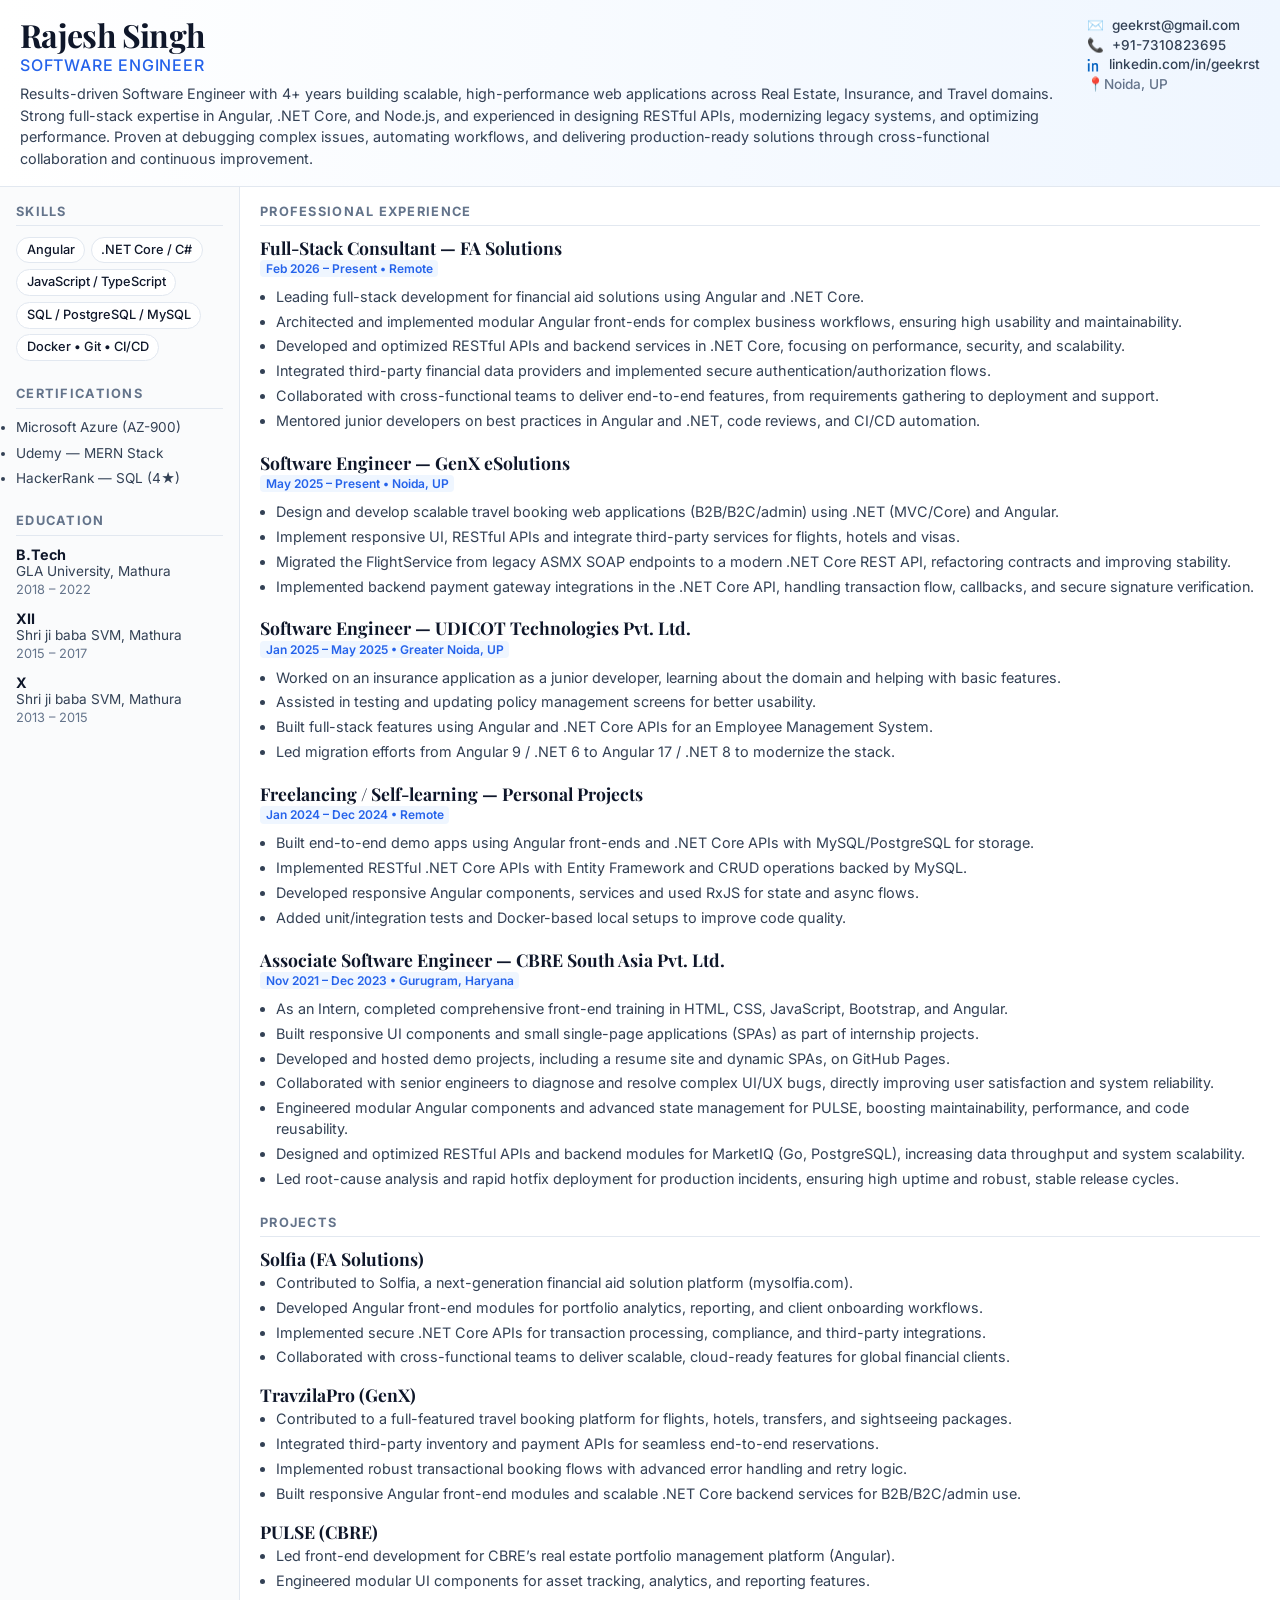
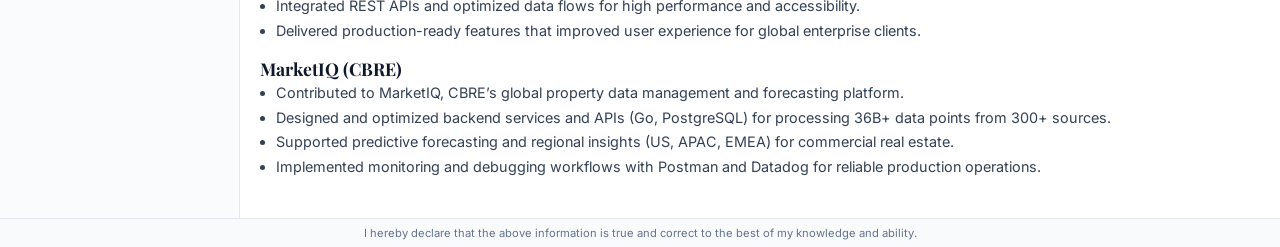
<file: index.html>
<!DOCTYPE html>
<html lang="en">

<head>
  <meta charset="UTF-8" />
  <meta name="viewport" content="width=device-width, initial-scale=1.0" />
  <meta name="description"
    content="Rajesh Singh — Associate Software Engineer. Full-stack developer experienced with Angular, .NET Core, Node.js; skilled in building scalable web applications." />
  <title>RAJESH SINGH</title>
  <link rel="preconnect" href="https://fonts.googleapis.com">
  <link rel="preconnect" href="https://fonts.gstatic.com" crossorigin>
  <link
    href="https://fonts.googleapis.com/css2?family=Inter:wght@300;400;500;600;700&family=Playfair+Display:wght@400;700&display=swap"
    rel="stylesheet">
  <link rel="stylesheet" href="style.css" />
</head>

<body>
  <!-- ATS-friendly plain-text copy: keeps all data in simple text for resume parsers -->
  <div class="ats-copy" aria-hidden="false">
    <pre>
Rajesh Singh
Associate Software Engineer
Contact: geekrst@gmail.com | +91-7310823695
Location: Sector 17A, Gurgaon, Haryana, 122001
LinkedIn: https://www.linkedin.com/in/geekrst/

Summary:
SDE with 4+ years of experience across Real Estate, Insurance, and Tech Travel domains. Proficient in full-stack development, with hands-on expertise in Angular, .NET Core, and Node.js. Adept at building scalable, high-performance applications, debugging and optimizing existing systems, and integrating modern technologies to enhance functionality and user experience.

Experience:
Software Engineer — GenX eSolutions | May 2025 - Present | Noida, Uttar Pradesh
- Developing travel products for B2B, B2C, and admin portals; services include flights, hotels, visas, and packages.
- Developing scalable Tech Travel web applications using .NET (MVC/Core) and Angular; robust backend and responsive UI.

Software Engineer — UDICOT TECHNOLOGIES PVT. LTD. | Jan 2025 - May 2025 | Greater Noida, Uttar Pradesh
- Full-stack development in Angular and .NET Core API; built Employee Management system.
- Migrated legacy project from Angular 9 & .NET 6 to Angular 17 & .NET 8.
- Contributed to insurance project MMIPIERIAN.

Trainee Software Engineer — UDICOT TECHNOLOGIES PVT. LTD. | Jan 2025 - May 2025 | Greater Noida, Uttar Pradesh
- Full-stack development in Angular and .NET Core API; built Employee Management system.
- Migrated legacy project from Angular 9 & .NET 6 to Angular 17 & .NET 8.

Associate Software Engineer — CBRE SOUTH ASIA PVT. LTD. | May 2022 - Dec 2023 | Gurugram, Haryana
- Deployed as Front-End Developer on CBRE’s PULSE project, creating new UIs using Angular.
- Debugged code to fix vulnerabilities and delivered hotfixes.
- Self-learned Node.js and Express.js for backend development.
- Contributed to MarketIQ project by developing APIs and resolving backend issues using Postman.

Intern — CBRE SOUTH ASIA PVT. LTD. | Nov 2021 - May 2022 | Gurugram, Haryana
- Completed front-end web development training (HTML, CSS, JavaScript, Bootstrap, Angular).
- Developed and hosted responsive projects, including a resume site and dynamic SPAs, on GitHub Pages.

Education:
Bachelor of Technology — GLA University, Mathura | 08/2018 - 05/2022
Intermediate — Shri ji baba SVM, Mathura | 04/2015 - 03/2017
High School — Shri ji baba SVM, Mathura | 04/2013 - 03/2015

Skills & Languages:
Languages: HTML, CSS, JavaScript, C#, Python, SQL
Frameworks/Systems: Angular, DotNet Core, Node.js, Express.js, Bootstrap
Tools/IDE: Visual Studio Code, Visual Studio, SSMS, PyCharm, Git & GitHub, Postman, JIRA, DBeaver, GraphQL, Docker, Figma
Databases: MySQL, PostgreSQL
AI: Experience with ChatGPT and Prompt Engineering.

Projects:
PULSE (CBRE): UI development for real estate portfolio management (Angular).
MarketIQ (MIQ): Backend/API work with Node.js and PostgreSQL; used Postman and Datadog.

Certificates:
Microsoft Azure (AZ-900); Udemy MERN Stack; HackerRank 4-star in SQL

Languages Spoken: Hindi, English

Strengths and Traits:
- Logical thinking and quick decision-making ability.
- Fast learner; adapts to new technologies easily.
- Excellent communication skills.

Declaration:
I hereby declare that the above information is true and correct to the best of my knowledge and ability.
    </pre>
  </div>

  <div class="resume">
    <header class="top">
      <div class="identity">
        <h1>Rajesh Singh</h1>
        <p class="title">Software Engineer</p>
        <p class="summary">Results-driven Software Engineer with 4+ years building scalable, high-performance web
          applications across Real Estate, Insurance, and Travel domains. Strong full-stack expertise in Angular, .NET
          Core, and Node.js, and experienced in designing RESTful APIs, modernizing legacy systems, and optimizing
          performance. Proven at debugging complex issues, automating workflows, and delivering production-ready
          solutions through cross-functional collaboration and continuous improvement.</p>
      </div>
      <div class="contact" aria-label="Contact information">
        <p class="contact-row">
          <a class="contact-link" href="mailto:geekrst@gmail.com">
            <span class="contact-icon" aria-hidden="true">✉️</span>
            <span class="contact-text">geekrst@gmail.com</span>
          </a>
          <a class="contact-link" href="tel:+917310823695">
            <span class="contact-icon" aria-hidden="true">📞</span>
            <span class="contact-text">+91-7310823695</span>
          </a>
          <a class="contact-link linkedin" href="https://www.linkedin.com/in/geekrst/" target="_blank"
            rel="noopener noreferrer">
            <svg aria-hidden="true" width="14" height="14" viewBox="0 0 24 24" fill="none"
              xmlns="http://www.w3.org/2000/svg" class="linkedin-icon">
              <path
                d="M4.98 3.5C4.98 4.6 4.12 5.5 2.99 5.5 1.86 5.5 1 4.6 1 3.5 1 2.4 1.86 1.5 2.99 1.5 4.12 1.5 4.98 2.4 4.98 3.5ZM1.5 8.99H4.5V23H1.5V8.99ZM8.5 8.99H11.25V10.32H11.31C11.78 9.5 13.06 8.58 14.87 8.58 18.7 8.58 19 11.12 19 14.06V23H16V14.96C16 13.36 15.98 11.33 13.75 11.33 11.5 11.33 11.16 13.04 11.16 14.86V23H8.5V8.99Z"
                fill="#0A66C2" />
            </svg>
            <span class="contact-text">linkedin.com/in/geekrst</span>
          </a>
          <span class="location">📍Noida, UP</span>
        </p>
      </div>
    </header>

    <main class="content">
      <aside class="leftCol">
        <section class="block skills">
          <h2>Skills</h2>
          <ul class="skill-list">
            <li>Angular</li>
            <li>.NET Core / C#</li>
            <!-- <li>Node.js & Express</li> -->
            <li>JavaScript / TypeScript</li>
            <li>SQL / PostgreSQL / MySQL</li>
            <li>Docker • Git • CI/CD</li>
          </ul>
        </section>

        <section class="block certs">
          <h2>Certifications</h2>
          <ul>
            <li>Microsoft Azure (AZ-900)</li>
            <li>Udemy — MERN Stack</li>
            <li>HackerRank — SQL (4★)</li>
          </ul>
        </section>

        <section class="block education">
          <h2>Education</h2>
          <div class="edu-item">
            <div class="edu-main">
              <p class="degree">B.Tech</p>
              <p class="inst">GLA University, Mathura</p>
            </div>
            <p class="edu-year">2018 – 2022</p>
          </div>

          <div class="edu-item">
            <div class="edu-main">
              <p class="degree">XII</p>
              <p class="inst">Shri ji baba SVM, Mathura</p>
            </div>
            <p class="edu-year">2015 – 2017</p>
          </div>

          <div class="edu-item">
            <div class="edu-main">
              <p class="degree">X</p>
              <p class="inst">Shri ji baba SVM, Mathura</p>
            </div>
            <p class="edu-year">2013 – 2015</p>
          </div>
        </section>
      </aside>

      <section class="rightCol">
        <section class="block experience">
          <h2>Professional Experience</h2>

          <div class="job">
            <h3>Full-Stack Consultant — FA Solutions</h3>
            <p class="meta">Feb 2026 – Present • Remote</p>
            <ul>
              <li>Leading full-stack development for financial aid solutions using Angular and .NET Core.</li>
              <li>Architected and implemented modular Angular front-ends for complex business workflows, ensuring high usability and maintainability.</li>
              <li>Developed and optimized RESTful APIs and backend services in .NET Core, focusing on performance, security, and scalability.</li>
              <li>Integrated third-party financial data providers and implemented secure authentication/authorization flows.</li>
              <li>Collaborated with cross-functional teams to deliver end-to-end features, from requirements gathering to deployment and support.</li>
              <li>Mentored junior developers on best practices in Angular and .NET, code reviews, and CI/CD automation.</li>
            </ul>
          </div>

          <div class="job">
            <h3>Software Engineer — GenX eSolutions</h3>
            <p class="meta">May 2025 – Present • Noida, UP</p>
            <ul>
              <li>Design and develop scalable travel booking web applications (B2B/B2C/admin) using .NET (MVC/Core) and
                Angular.</li>
              <li>Implement responsive UI, RESTful APIs and integrate third-party services for flights, hotels and
                visas.</li>
              <li>Migrated the FlightService from legacy ASMX SOAP endpoints to a modern .NET Core REST API, refactoring
                contracts and improving stability.</li>
              <li>Implemented backend payment gateway integrations in the .NET Core API, handling transaction flow,
                callbacks, and secure signature verification.</li>
            </ul>
          </div>
          <div class="job">
            <h3>Software Engineer — UDICOT Technologies Pvt. Ltd.</h3>
            <p class="meta">Jan 2025 – May 2025 • Greater Noida, UP</p>
            <ul>
              <li>Worked on an insurance application as a junior developer, learning about the domain and helping with basic features.</li>
              <li>Assisted in testing and updating policy management screens for better usability.</li>
              <li>Built full-stack features using Angular and .NET Core APIs for an Employee Management System.</li>
              <li>Led migration efforts from Angular 9 / .NET 6 to Angular 17 / .NET 8 to modernize the stack.</li>
            </ul>
          </div>

          <div class="job">
            <h3>Freelancing / Self-learning — Personal Projects</h3>
            <p class="meta">Jan 2024 – Dec 2024 • Remote</p>
            <ul>
              <li>Built end-to-end demo apps using Angular front-ends and .NET Core APIs with MySQL/PostgreSQL for
                storage.</li>
              <li>Implemented RESTful .NET Core APIs with Entity Framework and CRUD operations backed by MySQL.</li>
              <li>Developed responsive Angular components, services and used RxJS for state and async flows.</li>
              <li>Added unit/integration tests and Docker-based local setups to improve code quality.</li>
            </ul>
          </div>

          <div class="job">
            <h3>Associate Software Engineer — CBRE South Asia Pvt. Ltd.</h3>
            <p class="meta">Nov 2021 – Dec 2023 • Gurugram, Haryana</p>
            <ul>
              <li>As an Intern, completed comprehensive front-end training in HTML, CSS, JavaScript, Bootstrap, and Angular.</li>
              <li>Built responsive UI components and small single-page applications (SPAs) as part of internship projects.</li>
              <li>Developed and hosted demo projects, including a resume site and dynamic SPAs, on GitHub Pages.</li>
              <li>Collaborated with senior engineers to diagnose and resolve complex UI/UX bugs, directly improving user satisfaction and system reliability.</li>
              <li>Engineered modular Angular components and advanced state management for PULSE, boosting maintainability, performance, and code reusability.</li>
              <li>Designed and optimized RESTful APIs and backend modules for MarketIQ (Go, PostgreSQL), increasing data throughput and system scalability.</li>
              <li>Led root-cause analysis and rapid hotfix deployment for production incidents, ensuring high uptime and robust, stable release cycles.</li>
            </ul>
          </div>

        </section>

        <section class="block projects">
          <h2>Projects</h2>
          <h4>Solfia (FA Solutions)</h4>
          <ul>
            <li>Contributed to Solfia, a next-generation financial aid solution platform (mysolfia.com).</li>
            <li>Developed Angular front-end modules for portfolio analytics, reporting, and client onboarding workflows.</li>
            <li>Implemented secure .NET Core APIs for transaction processing, compliance, and third-party integrations.</li>
            <li>Collaborated with cross-functional teams to deliver scalable, cloud-ready features for global financial clients.</li>
          </ul>
          <h4>TravzilaPro (GenX)</h4>
          <ul>
            <li>Contributed to a full-featured travel booking platform for flights, hotels, transfers, and sightseeing packages.</li>
            <li>Integrated third-party inventory and payment APIs for seamless end-to-end reservations.</li>
            <li>Implemented robust transactional booking flows with advanced error handling and retry logic.</li>
            <li>Built responsive Angular front-end modules and scalable .NET Core backend services for B2B/B2C/admin use.</li>
          </ul>

          <h4>PULSE (CBRE)</h4>
          <ul>
            <li>Led front-end development for CBRE’s real estate portfolio management platform (Angular).</li>
            <li>Engineered modular UI components for asset tracking, analytics, and reporting features.</li>
            <li>Integrated REST APIs and optimized data flows for high performance and accessibility.</li>
            <li>Delivered production-ready features that improved user experience for global enterprise clients.</li>
          </ul>

          <h4>MarketIQ (CBRE)</h4>
          <ul>
            <li>Contributed to MarketIQ, CBRE’s global property data management and forecasting platform.</li>
            <li>Designed and optimized backend services and APIs (Go, PostgreSQL) for processing 36B+ data points from 300+ sources.</li>
            <li>Supported predictive forecasting and regional insights (US, APAC, EMEA) for commercial real estate.</li>
            <li>Implemented monitoring and debugging workflows with Postman and Datadog for reliable production operations.</li>
          </ul>
        </section>

      </section>
    </main>

    <footer class="footer-note">
      <p>I hereby declare that the above information is true and correct to the best of my knowledge and ability.</p>
    </footer>
  </div>
</body>

</html>
</file>
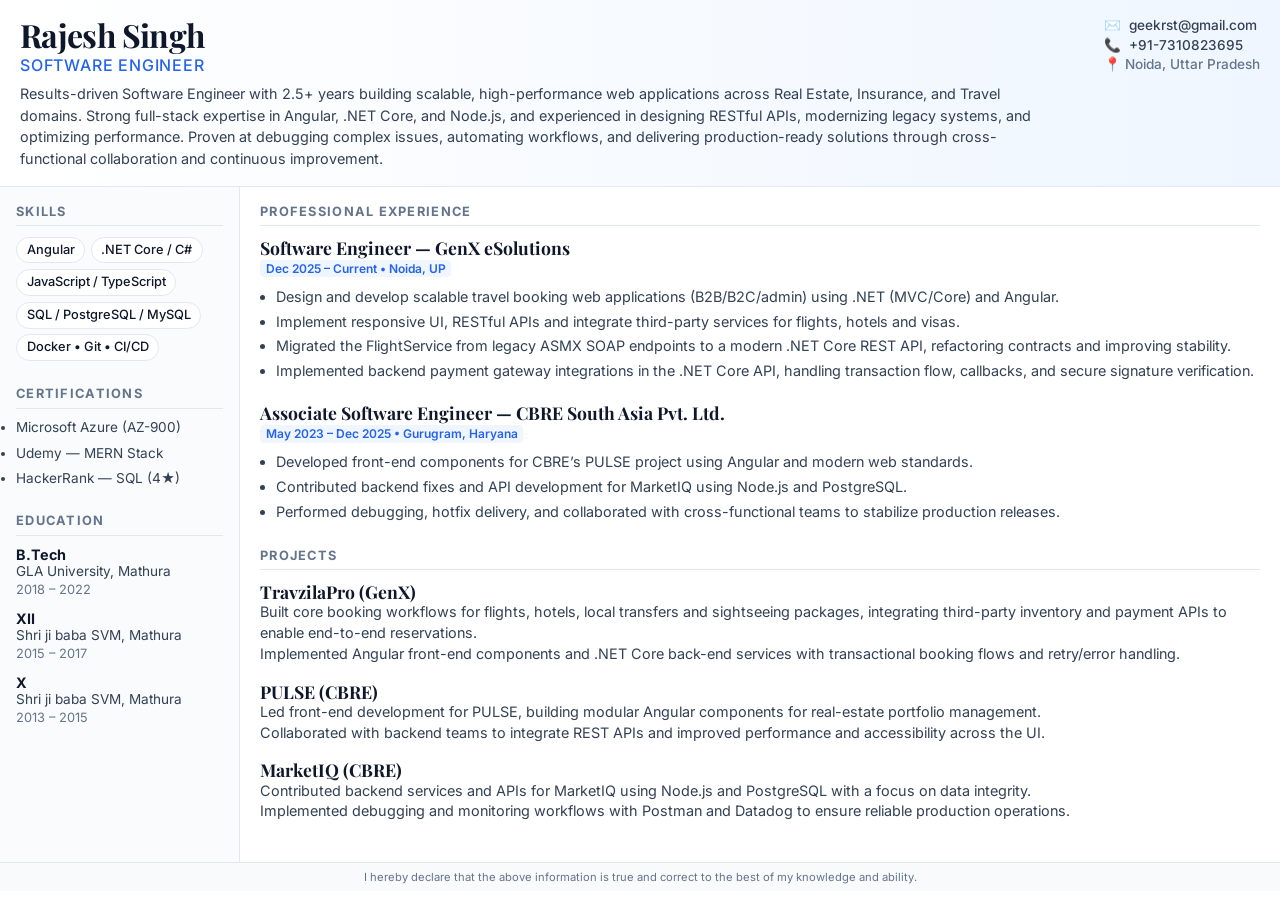
<file: resume_fas.html>
<!DOCTYPE html>
<html lang="en">
<head>
  <meta charset="UTF-8" />
  <meta name="viewport" content="width=device-width, initial-scale=1.0" />
  <meta name="description"
    content="Rajesh Singh — Software Engineer. Full-stack developer experienced with Angular, .NET Core, Node.js; skilled in building scalable web applications." />
  <title>RAJESH SINGH</title>
  <link rel="preconnect" href="https://fonts.googleapis.com">
  <link rel="preconnect" href="https://fonts.gstatic.com" crossorigin>
  <link
    href="https://fonts.googleapis.com/css2?family=Inter:wght@300;400;500;600;700&family=Playfair+Display:wght@400;700&display=swap"
    rel="stylesheet">
  <link rel="stylesheet" href="style.css" />
</head>
<body>
  <!-- ATS-friendly plain-text copy: keeps all data in simple text for resume parsers -->
  <div class="ats-copy" aria-hidden="false">
    <pre>
  Rajesh Singh
  Software Engineer
  Contact: geekrst@gmail.com | +91-7310823695
  Location: Sector 17A, Gurgaon, Haryana, 122001
  LinkedIn: https://www.linkedin.com/in/geekrst/

  Summary:
  SDE with 2 to 2.5 years of experience across Real Estate and Tech Travel domains. Proficient in full-stack development, with hands-on expertise in Angular, .NET Core, and Node.js. Adept at building scalable, high-performance applications, debugging and optimizing existing systems, and integrating modern technologies to enhance functionality and user experience.

  Experience:
  Software Engineer — GenX eSolutions | May 2025 - Present | Noida, Uttar Pradesh
  - Developing travel products for B2B, B2C, and admin portals; services include flights, hotels, visas, and packages.
  - Developing scalable Tech Travel web applications using .NET (MVC/Core) and Angular; robust backend and responsive UI.

  Associate Software Engineer — CBRE SOUTH ASIA PVT. LTD. | May 2022 - Dec 2023 | Gurugram, Haryana
  - Deployed as Front-End Developer on CBRE’s PULSE project, creating new UIs using Angular.
  - Debugged code to fix vulnerabilities and delivered hotfixes.
  - Self-learned Node.js and Express.js for backend development.
  - Contributed to MarketIQ project by developing APIs and resolving backend issues using Postman.

  Education:
  Bachelor of Technology — GLA University, Mathura | 08/2018 - 05/2022
  Intermediate — Shri ji baba SVM, Mathura | 04/2015 - 03/2017
  High School — Shri ji baba SVM, Mathura | 04/2013 - 03/2015

  Skills & Languages:
  Languages: HTML, CSS, JavaScript, C#, Python, SQL
  Frameworks/Systems: Angular, DotNet Core, Node.js, Express.js, Bootstrap
  Tools/IDE: Visual Studio Code, Visual Studio, SSMS, PyCharm, Git & GitHub, Postman, JIRA, DBeaver, GraphQL, Docker, Figma
  Databases: MySQL, PostgreSQL
  AI: Experience with ChatGPT and Prompt Engineering.

  Projects:
  TravzilaPro (GenX): Built core booking workflows for flights, hotels, local transfers and sightseeing packages, integrating third-party inventory and payment APIs to enable end-to-end reservations. Implemented Angular front-end components and .NET Core back-end services with transactional booking flows and retry/error handling.
  PULSE (CBRE): UI development for real estate portfolio management (Angular). Collaborated with backend teams to integrate REST APIs and improved performance and accessibility across the UI.
  MarketIQ (CBRE): Backend/API work with Node.js and PostgreSQL; used Postman and Datadog.

  Certificates:
  Microsoft Azure (AZ-900); Udemy MERN Stack; HackerRank 4-star in SQL

  Languages Spoken: Hindi, English

  Strengths and Traits:
  - Logical thinking and quick decision-making ability.
  - Fast learner; adapts to new technologies easily.
  - Excellent communication skills.

  Declaration:
  I hereby declare that the above information is true and correct to the best of my knowledge and ability.
    </pre>
  </div>
  <div class="resume">
    <header class="top">
      <div class="identity">
        <h1>Rajesh Singh</h1>
        <p class="title">Software Engineer</p>
        <p class="summary">Results-driven Software Engineer with 2.5+ years building scalable, high-performance web applications across Real Estate, Insurance, and Travel domains. Strong full-stack expertise in Angular, .NET Core, and Node.js, and experienced in designing RESTful APIs, modernizing legacy systems, and optimizing performance. Proven at debugging complex issues, automating workflows, and delivering production-ready solutions through cross-functional collaboration and continuous improvement.</p>
      </div>
      <div class="contact" aria-label="Contact information">
        <p class="contact-row">
          <a class="contact-link" href="mailto:geekrst@gmail.com">
            <span class="contact-icon" aria-hidden="true">✉️</span>
            <span class="contact-text">geekrst@gmail.com</span>
          </a>
          <a class="contact-link" href="tel:+917310823695">
            <span class="contact-icon" aria-hidden="true">📞</span>
            <span class="contact-text">+91-7310823695</span>
          </a>
          <!-- <a class="contact-link linkedin" href="https://www.linkedin.com/in/geekrst/" target="_blank" rel="noopener noreferrer">
            <svg aria-hidden="true" width="14" height="14" viewBox="0 0 24 24" fill="none" xmlns="http://www.w3.org/2000/svg" class="linkedin-icon">
              <path d="M4.98 3.5C4.98 4.6 4.12 5.5 2.99 5.5 1.86 5.5 1 4.6 1 3.5 1 2.4 1.86 1.5 2.99 1.5 4.12 1.5 4.98 2.4 4.98 3.5ZM1.5 8.99H4.5V23H1.5V8.99ZM8.5 8.99H11.25V10.32H11.31C11.78 9.5 13.06 8.58 14.87 8.58 18.7 8.58 19 11.12 19 14.06V23H16V14.96C16 13.36 15.98 11.33 13.75 11.33 11.5 11.33 11.16 13.04 11.16 14.86V23H8.5V8.99Z" fill="#0A66C2" />
            </svg>
            <span class="contact-text">linkedin.com/in/geekrst</span>
          </a> -->
          <span class="location">📍 Noida, Uttar Pradesh</span>
        </p>
      </div>
    </header>
    <main class="content">
      <aside class="leftCol">
        <section class="block skills">
          <h2>Skills</h2>
          <ul class="skill-list">
            <li>Angular</li>
            <li>.NET Core / C#</li>
            <li>JavaScript / TypeScript</li>
            <li>SQL / PostgreSQL / MySQL</li>
            <li>Docker • Git • CI/CD</li>
          </ul>
        </section>
        <section class="block certs">
          <h2>Certifications</h2>
          <ul>
            <li>Microsoft Azure (AZ-900)</li>
            <li>Udemy — MERN Stack</li>
            <li>HackerRank — SQL (4★)</li>
          </ul>
        </section>
        <section class="block education">
          <h2>Education</h2>
          <div class="edu-item">
            <div class="edu-main">
              <p class="degree">B.Tech</p>
              <p class="inst">GLA University, Mathura</p>
            </div>
            <p class="edu-year">2018 – 2022</p>
          </div>
          <div class="edu-item">
            <div class="edu-main">
              <p class="degree">XII</p>
              <p class="inst">Shri ji baba SVM, Mathura</p>
            </div>
            <p class="edu-year">2015 – 2017</p>
          </div>
          <div class="edu-item">
            <div class="edu-main">
              <p class="degree">X</p>
              <p class="inst">Shri ji baba SVM, Mathura</p>
            </div>
            <p class="edu-year">2013 – 2015</p>
          </div>
        </section>
      </aside>
      <section class="rightCol">
        <section class="block experience">
          <h2>Professional Experience</h2>
          <div class="job">
            <h3>Software Engineer — GenX eSolutions</h3>
            <p class="meta">Dec 2025 – Current • Noida, UP</p>
            <ul>
              <li>Design and develop scalable travel booking web applications (B2B/B2C/admin) using .NET (MVC/Core) and Angular.</li>
              <li>Implement responsive UI, RESTful APIs and integrate third-party services for flights, hotels and visas.</li>
              <li>Migrated the FlightService from legacy ASMX SOAP endpoints to a modern .NET Core REST API, refactoring contracts and improving stability.</li>
              <li>Implemented backend payment gateway integrations in the .NET Core API, handling transaction flow, callbacks, and secure signature verification.</li>
            </ul>
          </div>
          <div class="job">
            <h3>Associate Software Engineer — CBRE South Asia Pvt. Ltd.</h3>
            <p class="meta">May 2023 – Dec 2025 • Gurugram, Haryana</p>
            <ul>
              <li>Developed front-end components for CBRE’s PULSE project using Angular and modern web standards.</li>
              <li>Contributed backend fixes and API development for MarketIQ using Node.js and PostgreSQL.</li>
              <li>Performed debugging, hotfix delivery, and collaborated with cross-functional teams to stabilize production releases.</li>
            </ul>
          </div>
        </section>
        <section class="block projects">
          <h2>Projects</h2>
          <h4>TravzilaPro (GenX)</h4>
          <p>Built core booking workflows for flights, hotels, local transfers and sightseeing packages, integrating third-party inventory and payment APIs to enable end-to-end reservations.</p>
          <p>Implemented Angular front-end components and .NET Core back-end services with transactional booking flows and retry/error handling.</p>
          <h4>PULSE (CBRE)</h4>
          <p>Led front-end development for PULSE, building modular Angular components for real-estate portfolio management.</p>
          <p>Collaborated with backend teams to integrate REST APIs and improved performance and accessibility across the UI.</p>
          <h4>MarketIQ (CBRE)</h4>
          <p>Contributed backend services and APIs for MarketIQ using Node.js and PostgreSQL with a focus on data integrity.</p>
          <p>Implemented debugging and monitoring workflows with Postman and Datadog to ensure reliable production operations.</p>
        </section>
      </section>
    </main>
    <footer class="footer-note">
      <p>I hereby declare that the above information is true and correct to the best of my knowledge and ability.</p>
    </footer>
  </div>
</body>
</html>
</file>
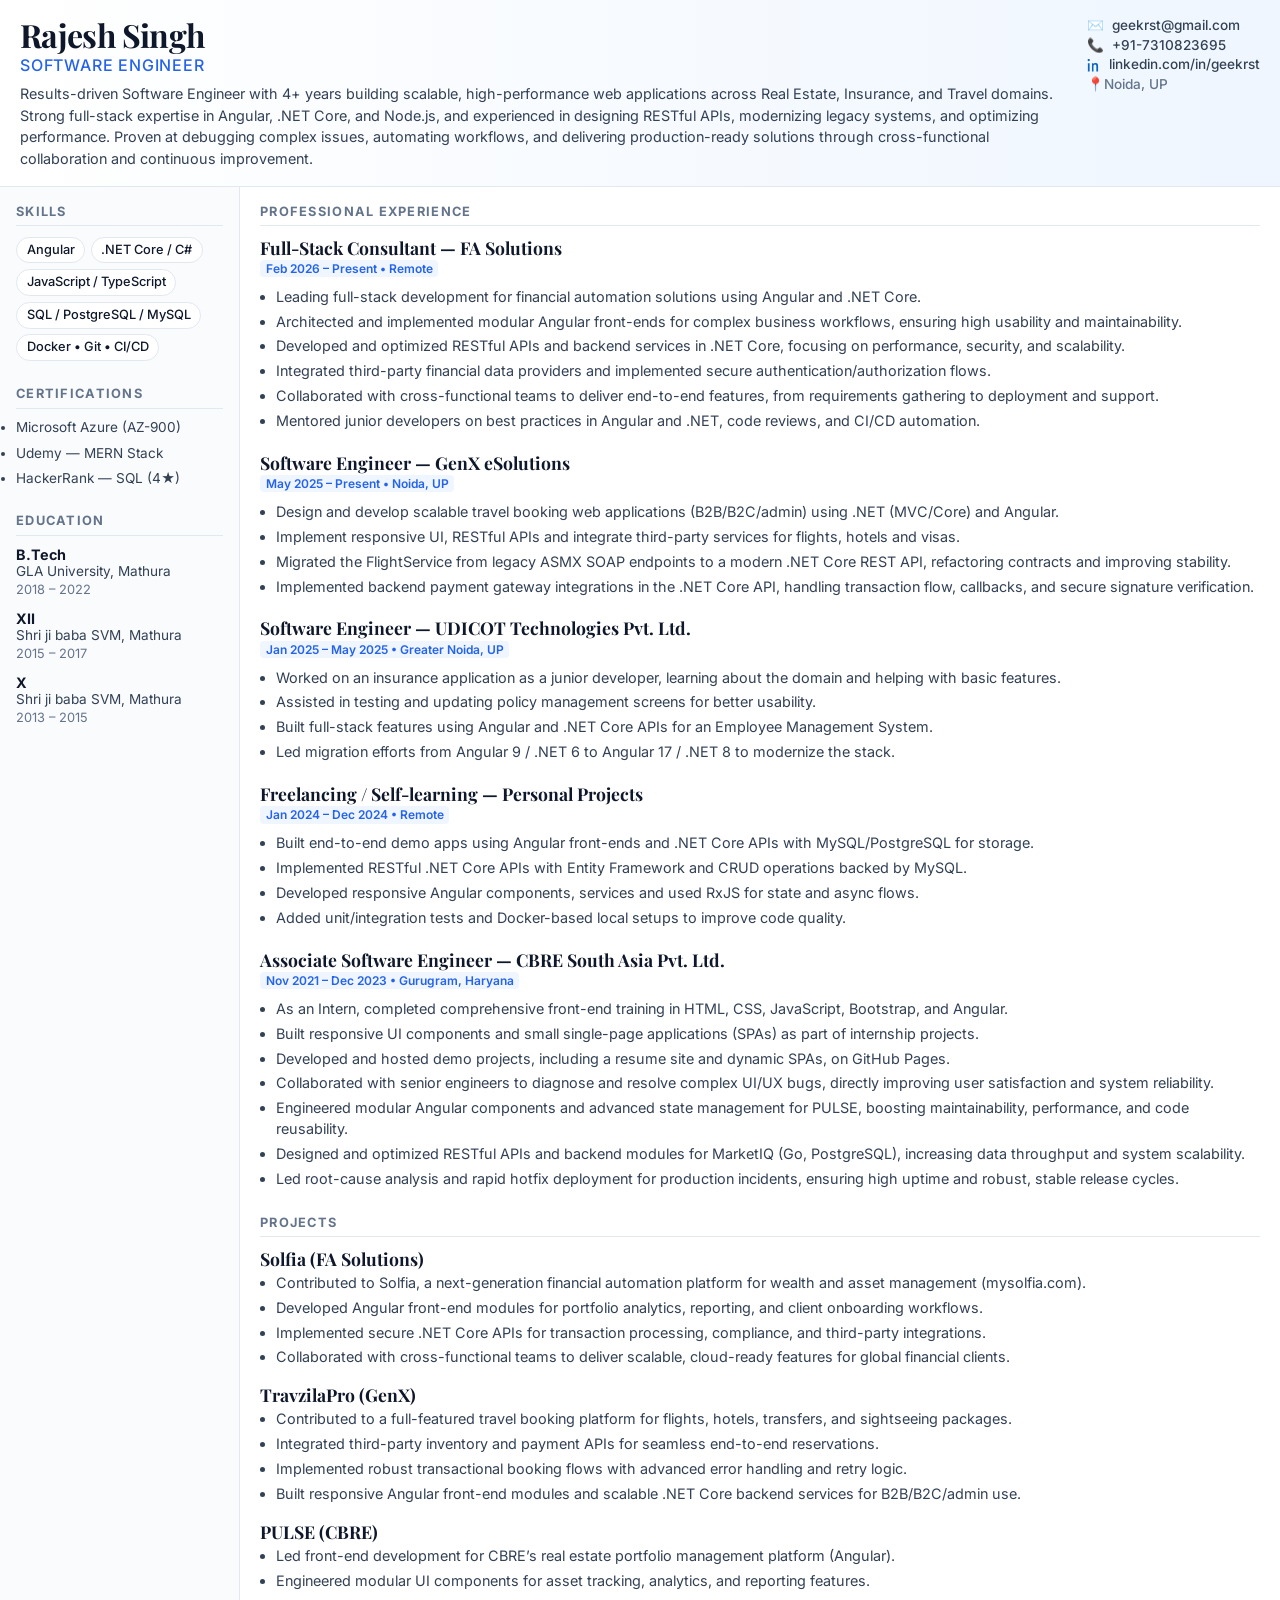
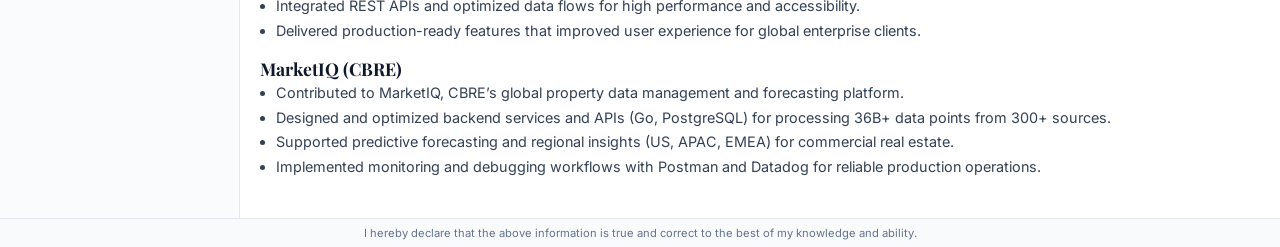
<file: resume_latest.html>
<!DOCTYPE html>
<html lang="en">

<head>
  <meta charset="UTF-8" />
  <meta name="viewport" content="width=device-width, initial-scale=1.0" />
  <meta name="description"
    content="Rajesh Singh — Associate Software Engineer. Full-stack developer experienced with Angular, .NET Core, Node.js; skilled in building scalable web applications." />
  <title>RAJESH SINGH</title>
  <link rel="preconnect" href="https://fonts.googleapis.com">
  <link rel="preconnect" href="https://fonts.gstatic.com" crossorigin>
  <link
    href="https://fonts.googleapis.com/css2?family=Inter:wght@300;400;500;600;700&family=Playfair+Display:wght@400;700&display=swap"
    rel="stylesheet">
  <link rel="stylesheet" href="style.css" />
</head>

<body>
  <!-- ATS-friendly plain-text copy: keeps all data in simple text for resume parsers -->
  <div class="ats-copy" aria-hidden="false">
    <pre>
Rajesh Singh
Associate Software Engineer
Contact: geekrst@gmail.com | +91-7310823695
Location: Sector 17A, Gurgaon, Haryana, 122001
LinkedIn: https://www.linkedin.com/in/geekrst/

Summary:
SDE with 4+ years of experience across Real Estate, Insurance, and Tech Travel domains. Proficient in full-stack development, with hands-on expertise in Angular, .NET Core, and Node.js. Adept at building scalable, high-performance applications, debugging and optimizing existing systems, and integrating modern technologies to enhance functionality and user experience.

Experience:
Software Engineer — GenX eSolutions | May 2025 - Present | Noida, Uttar Pradesh
- Developing travel products for B2B, B2C, and admin portals; services include flights, hotels, visas, and packages.
- Developing scalable Tech Travel web applications using .NET (MVC/Core) and Angular; robust backend and responsive UI.

Software Engineer — UDICOT TECHNOLOGIES PVT. LTD. | Jan 2025 - May 2025 | Greater Noida, Uttar Pradesh
- Full-stack development in Angular and .NET Core API; built Employee Management system.
- Migrated legacy project from Angular 9 & .NET 6 to Angular 17 & .NET 8.
- Contributed to insurance project MMIPIERIAN.

Trainee Software Engineer — UDICOT TECHNOLOGIES PVT. LTD. | Jan 2025 - May 2025 | Greater Noida, Uttar Pradesh
- Full-stack development in Angular and .NET Core API; built Employee Management system.
- Migrated legacy project from Angular 9 & .NET 6 to Angular 17 & .NET 8.

Associate Software Engineer — CBRE SOUTH ASIA PVT. LTD. | May 2022 - Dec 2023 | Gurugram, Haryana
- Deployed as Front-End Developer on CBRE’s PULSE project, creating new UIs using Angular.
- Debugged code to fix vulnerabilities and delivered hotfixes.
- Self-learned Node.js and Express.js for backend development.
- Contributed to MarketIQ project by developing APIs and resolving backend issues using Postman.

Intern — CBRE SOUTH ASIA PVT. LTD. | Nov 2021 - May 2022 | Gurugram, Haryana
- Completed front-end web development training (HTML, CSS, JavaScript, Bootstrap, Angular).
- Developed and hosted responsive projects, including a resume site and dynamic SPAs, on GitHub Pages.

Education:
Bachelor of Technology — GLA University, Mathura | 08/2018 - 05/2022
Intermediate — Shri ji baba SVM, Mathura | 04/2015 - 03/2017
High School — Shri ji baba SVM, Mathura | 04/2013 - 03/2015

Skills & Languages:
Languages: HTML, CSS, JavaScript, C#, Python, SQL
Frameworks/Systems: Angular, DotNet Core, Node.js, Express.js, Bootstrap
Tools/IDE: Visual Studio Code, Visual Studio, SSMS, PyCharm, Git & GitHub, Postman, JIRA, DBeaver, GraphQL, Docker, Figma
Databases: MySQL, PostgreSQL
AI: Experience with ChatGPT and Prompt Engineering.

Projects:
PULSE (CBRE): UI development for real estate portfolio management (Angular).
MarketIQ (MIQ): Backend/API work with Node.js and PostgreSQL; used Postman and Datadog.

Certificates:
Microsoft Azure (AZ-900); Udemy MERN Stack; HackerRank 4-star in SQL

Languages Spoken: Hindi, English

Strengths and Traits:
- Logical thinking and quick decision-making ability.
- Fast learner; adapts to new technologies easily.
- Excellent communication skills.

Declaration:
I hereby declare that the above information is true and correct to the best of my knowledge and ability.
    </pre>
  </div>

  <div class="resume">
    <header class="top">
      <div class="identity">
        <h1>Rajesh Singh</h1>
        <p class="title">Software Engineer</p>
        <p class="summary">Results-driven Software Engineer with 4+ years building scalable, high-performance web
          applications across Real Estate, Insurance, and Travel domains. Strong full-stack expertise in Angular, .NET
          Core, and Node.js, and experienced in designing RESTful APIs, modernizing legacy systems, and optimizing
          performance. Proven at debugging complex issues, automating workflows, and delivering production-ready
          solutions through cross-functional collaboration and continuous improvement.</p>
      </div>
      <div class="contact" aria-label="Contact information">
        <p class="contact-row">
          <a class="contact-link" href="mailto:geekrst@gmail.com">
            <span class="contact-icon" aria-hidden="true">✉️</span>
            <span class="contact-text">geekrst@gmail.com</span>
          </a>
          <a class="contact-link" href="tel:+917310823695">
            <span class="contact-icon" aria-hidden="true">📞</span>
            <span class="contact-text">+91-7310823695</span>
          </a>
          <a class="contact-link linkedin" href="https://www.linkedin.com/in/geekrst/" target="_blank"
            rel="noopener noreferrer">
            <svg aria-hidden="true" width="14" height="14" viewBox="0 0 24 24" fill="none"
              xmlns="http://www.w3.org/2000/svg" class="linkedin-icon">
              <path
                d="M4.98 3.5C4.98 4.6 4.12 5.5 2.99 5.5 1.86 5.5 1 4.6 1 3.5 1 2.4 1.86 1.5 2.99 1.5 4.12 1.5 4.98 2.4 4.98 3.5ZM1.5 8.99H4.5V23H1.5V8.99ZM8.5 8.99H11.25V10.32H11.31C11.78 9.5 13.06 8.58 14.87 8.58 18.7 8.58 19 11.12 19 14.06V23H16V14.96C16 13.36 15.98 11.33 13.75 11.33 11.5 11.33 11.16 13.04 11.16 14.86V23H8.5V8.99Z"
                fill="#0A66C2" />
            </svg>
            <span class="contact-text">linkedin.com/in/geekrst</span>
          </a>
          <span class="location">📍Noida, UP</span>
        </p>
      </div>
    </header>

    <main class="content">
      <aside class="leftCol">
        <section class="block skills">
          <h2>Skills</h2>
          <ul class="skill-list">
            <li>Angular</li>
            <li>.NET Core / C#</li>
            <!-- <li>Node.js & Express</li> -->
            <li>JavaScript / TypeScript</li>
            <li>SQL / PostgreSQL / MySQL</li>
            <li>Docker • Git • CI/CD</li>
          </ul>
        </section>

        <section class="block certs">
          <h2>Certifications</h2>
          <ul>
            <li>Microsoft Azure (AZ-900)</li>
            <li>Udemy — MERN Stack</li>
            <li>HackerRank — SQL (4★)</li>
          </ul>
        </section>

        <section class="block education">
          <h2>Education</h2>
          <div class="edu-item">
            <div class="edu-main">
              <p class="degree">B.Tech</p>
              <p class="inst">GLA University, Mathura</p>
            </div>
            <p class="edu-year">2018 – 2022</p>
          </div>

          <div class="edu-item">
            <div class="edu-main">
              <p class="degree">XII</p>
              <p class="inst">Shri ji baba SVM, Mathura</p>
            </div>
            <p class="edu-year">2015 – 2017</p>
          </div>

          <div class="edu-item">
            <div class="edu-main">
              <p class="degree">X</p>
              <p class="inst">Shri ji baba SVM, Mathura</p>
            </div>
            <p class="edu-year">2013 – 2015</p>
          </div>
        </section>
      </aside>

      <section class="rightCol">
        <section class="block experience">
          <h2>Professional Experience</h2>

          <div class="job">
            <h3>Full-Stack Consultant — FA Solutions</h3>
            <p class="meta">Feb 2026 – Present • Remote</p>
            <ul>
              <li>Leading full-stack development for financial automation solutions using Angular and .NET Core.</li>
              <li>Architected and implemented modular Angular front-ends for complex business workflows, ensuring high usability and maintainability.</li>
              <li>Developed and optimized RESTful APIs and backend services in .NET Core, focusing on performance, security, and scalability.</li>
              <li>Integrated third-party financial data providers and implemented secure authentication/authorization flows.</li>
              <li>Collaborated with cross-functional teams to deliver end-to-end features, from requirements gathering to deployment and support.</li>
              <li>Mentored junior developers on best practices in Angular and .NET, code reviews, and CI/CD automation.</li>
            </ul>
          </div>

          <div class="job">
            <h3>Software Engineer — GenX eSolutions</h3>
            <p class="meta">May 2025 – Present • Noida, UP</p>
            <ul>
              <li>Design and develop scalable travel booking web applications (B2B/B2C/admin) using .NET (MVC/Core) and
                Angular.</li>
              <li>Implement responsive UI, RESTful APIs and integrate third-party services for flights, hotels and
                visas.</li>
              <li>Migrated the FlightService from legacy ASMX SOAP endpoints to a modern .NET Core REST API, refactoring
                contracts and improving stability.</li>
              <li>Implemented backend payment gateway integrations in the .NET Core API, handling transaction flow,
                callbacks, and secure signature verification.</li>
            </ul>
          </div>
          <div class="job">
            <h3>Software Engineer — UDICOT Technologies Pvt. Ltd.</h3>
            <p class="meta">Jan 2025 – May 2025 • Greater Noida, UP</p>
            <ul>
              <li>Worked on an insurance application as a junior developer, learning about the domain and helping with basic features.</li>
              <li>Assisted in testing and updating policy management screens for better usability.</li>
              <li>Built full-stack features using Angular and .NET Core APIs for an Employee Management System.</li>
              <li>Led migration efforts from Angular 9 / .NET 6 to Angular 17 / .NET 8 to modernize the stack.</li>
            </ul>
          </div>

          <div class="job">
            <h3>Freelancing / Self-learning — Personal Projects</h3>
            <p class="meta">Jan 2024 – Dec 2024 • Remote</p>
            <ul>
              <li>Built end-to-end demo apps using Angular front-ends and .NET Core APIs with MySQL/PostgreSQL for
                storage.</li>
              <li>Implemented RESTful .NET Core APIs with Entity Framework and CRUD operations backed by MySQL.</li>
              <li>Developed responsive Angular components, services and used RxJS for state and async flows.</li>
              <li>Added unit/integration tests and Docker-based local setups to improve code quality.</li>
            </ul>
          </div>

          <div class="job">
            <h3>Associate Software Engineer — CBRE South Asia Pvt. Ltd.</h3>
            <p class="meta">Nov 2021 – Dec 2023 • Gurugram, Haryana</p>
            <ul>
              <li>As an Intern, completed comprehensive front-end training in HTML, CSS, JavaScript, Bootstrap, and Angular.</li>
              <li>Built responsive UI components and small single-page applications (SPAs) as part of internship projects.</li>
              <li>Developed and hosted demo projects, including a resume site and dynamic SPAs, on GitHub Pages.</li>
              <li>Collaborated with senior engineers to diagnose and resolve complex UI/UX bugs, directly improving user satisfaction and system reliability.</li>
              <li>Engineered modular Angular components and advanced state management for PULSE, boosting maintainability, performance, and code reusability.</li>
              <li>Designed and optimized RESTful APIs and backend modules for MarketIQ (Go, PostgreSQL), increasing data throughput and system scalability.</li>
              <li>Led root-cause analysis and rapid hotfix deployment for production incidents, ensuring high uptime and robust, stable release cycles.</li>
            </ul>
          </div>

        </section>

        <section class="block projects">
          <h2>Projects</h2>
          <h4>Solfia (FA Solutions)</h4>
          <ul>
            <li>Contributed to Solfia, a next-generation financial automation platform for wealth and asset management (mysolfia.com).</li>
            <li>Developed Angular front-end modules for portfolio analytics, reporting, and client onboarding workflows.</li>
            <li>Implemented secure .NET Core APIs for transaction processing, compliance, and third-party integrations.</li>
            <li>Collaborated with cross-functional teams to deliver scalable, cloud-ready features for global financial clients.</li>
          </ul>
          <h4>TravzilaPro (GenX)</h4>
          <ul>
            <li>Contributed to a full-featured travel booking platform for flights, hotels, transfers, and sightseeing packages.</li>
            <li>Integrated third-party inventory and payment APIs for seamless end-to-end reservations.</li>
            <li>Implemented robust transactional booking flows with advanced error handling and retry logic.</li>
            <li>Built responsive Angular front-end modules and scalable .NET Core backend services for B2B/B2C/admin use.</li>
          </ul>

          <h4>PULSE (CBRE)</h4>
          <ul>
            <li>Led front-end development for CBRE’s real estate portfolio management platform (Angular).</li>
            <li>Engineered modular UI components for asset tracking, analytics, and reporting features.</li>
            <li>Integrated REST APIs and optimized data flows for high performance and accessibility.</li>
            <li>Delivered production-ready features that improved user experience for global enterprise clients.</li>
          </ul>

          <h4>MarketIQ (CBRE)</h4>
          <ul>
            <li>Contributed to MarketIQ, CBRE’s global property data management and forecasting platform.</li>
            <li>Designed and optimized backend services and APIs (Go, PostgreSQL) for processing 36B+ data points from 300+ sources.</li>
            <li>Supported predictive forecasting and regional insights (US, APAC, EMEA) for commercial real estate.</li>
            <li>Implemented monitoring and debugging workflows with Postman and Datadog for reliable production operations.</li>
          </ul>
        </section>

      </section>
    </main>

    <footer class="footer-note">
      <p>I hereby declare that the above information is true and correct to the best of my knowledge and ability.</p>
    </footer>
  </div>
</body>

</html>
</file>
<file: style.css>
:root {
  /* Premium Color Palette */
  --primary-color: #0f172a;
  /* Slate 900 */
  --secondary-color: #334155;
  /* Slate 700 */
  --accent-color: #2563eb;
  /* Royal Blue */
  --accent-light: #eff6ff;
  /* Blue 50 */
  --text-main: #1e293b;
  /* Slate 800 */
  --text-muted: #64748b;
  /* Slate 500 */
  --bg-body: #f8fafc;
  /* Slate 50 */
  --bg-card: #ffffff;
  --border-color: #e2e8f0;
  /* Slate 200 */

  /* Typography */
  --font-heading: 'Playfair Display', serif;
  --font-body: 'Inter', sans-serif;

  /* Compact Spacing */
  --spacing-sm: 0.35rem;
  --spacing-md: 0.65rem;
  --spacing-lg: 1rem;
  --spacing-xl: 1.25rem;

  --radius-sm: 0.375rem;
  --radius-md: 0.75rem;
  --shadow-sm: 0 1px 3px rgba(0, 0, 0, 0.1);
  --shadow-lg: 0 4px 6px -1px rgba(0, 0, 0, 0.1), 0 2px 4px -1px rgba(0, 0, 0, 0.06);
}

*,
*::before,
*::after {
  box-sizing: border-box;
  margin: 0;
  padding: 0;
}

body {
  font-family: var(--font-body);
  background-color: var(--bg-card);
  color: var(--text-main);
  line-height: 1.45;
  -webkit-font-smoothing: antialiased;
  padding: 0;
  font-size: 0.9rem;
}

/* ATS Copy - Hidden */
.ats-copy {
  display: none;
}

/* Main Container */
.mainContainer,
.resume {
  max-width: 100%;
  margin: 0;
  background: var(--bg-card);
  border-radius: 0;
  box-shadow: none;
  width: 100%;

  overflow: hidden;
}

/* Header Section - Compact */
header.top {
  padding: var(--spacing-lg) var(--spacing-xl);
  border-bottom: 1px solid var(--border-color);
  background: linear-gradient(to right, #ffffff, var(--accent-light));
  display: flex;
  justify-content: space-between;
  align-items: flex-start;
}

.identity {
  flex: 1;
}

.identity h1 {
  font-family: var(--font-heading);
  font-size: 2rem;
  /* Reduced from 2.5rem */
  color: var(--primary-color);
  margin-bottom: 0px;
  letter-spacing: -0.02em;
  line-height: 1.2;
}

.identity .title {
  font-size: 1rem;
  font-weight: 500;
  color: var(--accent-color);
  margin-bottom: var(--spacing-sm);
  text-transform: uppercase;
  letter-spacing: 0.05em;
}

.identity .summary {
  color: var(--secondary-color);
  font-size: 0.9rem;
  line-height: 1.5;
  margin-top: 4px;
  display: block;
  /* Ensure it wraps nicely */
}

/* Contact Info - Compact Right Side */
.contact {
  display: flex;
  flex-direction: column;
  gap: 0.35rem;
  align-items: flex-end;
  padding-left: var(--spacing-md);
  min-width: 200px;
}

.contact-link {
  display: flex;
  align-items: center;
  gap: 0.5rem;
  color: var(--secondary-color);
  text-decoration: none;
  font-size: 0.85rem;
  font-weight: 500;
  white-space: nowrap;
}

.location {
  display: flex;
  align-items: center;
  gap: 0.5rem;
  color: var(--text-muted);
  font-weight: 500;
  font-size: 0.85rem;
}

/* Main Layout */
.content {
  display: grid;
  grid-template-columns: 240px 1fr;
  /* Reduced sidebar width */
  gap: 0;
}

/* Left Column (Sidebar) */
.leftCol {
  background-color: #fafbfc;
  padding: var(--spacing-lg);
  border-right: 1px solid var(--border-color);
}

/* Right Column (Main) */
.rightCol {
  padding: var(--spacing-lg) var(--spacing-xl);
}

/* Section Styling */
.block {
  margin-bottom: 1.5rem;
  /* Reduced from 2.5rem */
}

.block h2 {
  font-family: var(--font-body);
  font-size: 0.8rem;
  text-transform: uppercase;
  letter-spacing: 0.1em;
  color: var(--text-muted);
  margin-bottom: var(--spacing-md);
  border-bottom: 1px solid var(--border-color);
  padding-bottom: 0.25rem;
  font-weight: 700;
}

/* Skills */
.skill-list {
  display: flex;
  flex-wrap: wrap;
  gap: 0.35rem;
  list-style: none;
}

.skill-list li {
  background: white;
  color: var(--primary-color);
  padding: 0.2rem 0.6rem;
  border-radius: 2rem;
  font-size: 0.8rem;
  font-weight: 500;
  border: 1px solid var(--border-color);
}

/* Education & Certs */
.edu-item {
  margin-bottom: var(--spacing-md);
  display: block;
}

.edu-item .degree {
  font-weight: 700;
  color: var(--primary-color);
  font-size: 0.9rem;
  line-height: 1.2;
}

.edu-item .inst {
  color: var(--secondary-color);
  font-size: 0.85rem;
  margin-top: 0;
  line-height: 1.3;
}

.edu-item .edu-year {
  color: var(--text-muted);
  font-size: 0.8rem;
  margin-top: 0;
}

.certs li {
  margin-bottom: 0.5rem;
  font-size: 0.85rem;
  color: var(--secondary-color);
  line-height: 1.3;
}

/* Experience Section */
.job {
  margin-bottom: 1.25rem;
  /* Compact job margin */
}

.job:last-child {
  margin-bottom: 0;
}

.job h3 {
  font-family: var(--font-heading);
  font-size: 1.1rem;
  color: var(--primary-color);
  font-weight: 700;
  margin-bottom: 0;
  line-height: 1.2;
}

.meta {
  font-family: 'Inter', monospace;
  font-size: 0.75rem;
  color: var(--accent-color);
  margin-bottom: 0.35rem;
  display: inline-block;
  background: var(--accent-light);
  padding: 0 0.35rem;
  border-radius: 4px;
  font-weight: 600;
}

.job ul,
.projects p {
  color: var(--secondary-color);
  font-size: 0.9rem;
}

.job ul {
  padding-left: 1rem;
  margin-top: 0.25rem;
}

.job li {
  margin-bottom: 0.25rem;
  /* Very compact list items */
}

/* Projects Section */

.projects h4 {
  font-family: var(--font-heading);
  font-size: 1.1rem;
  color: var(--primary-color);
  font-weight: 700;
  margin-bottom: 0;
  line-height: 1.2;
  margin-top: 1rem;
}

.projects h4:first-of-type {
  margin-top: 0;
}


.projects ul {
  color: var(--secondary-color);
  font-size: 0.9rem;
  padding-left: 1rem;
  margin-top: 0.25rem;
}

.projects li {
  margin-bottom: 0.25rem;
}

/* Footer */
.footer-note {
  background-color: #f8fafc;
  padding: var(--spacing-sm);
  border-top: 1px solid var(--border-color);
  font-size: 0.7rem;
  color: var(--text-muted);
  text-align: center;
}

/* Responsive */
@media (max-width: 768px) {
  .top {
    flex-direction: column;
  }

  .contact {
    align-items: flex-start;
    padding-left: 0;
    margin-top: var(--spacing-md);
  }

  .content {
    grid-template-columns: 1fr;
  }

  .leftCol {
    border-right: none;
    border-bottom: 1px solid var(--border-color);
    order: 2;
  }

  .resume {
    margin: 0;
    border-radius: 0;
  }
}
</file>
